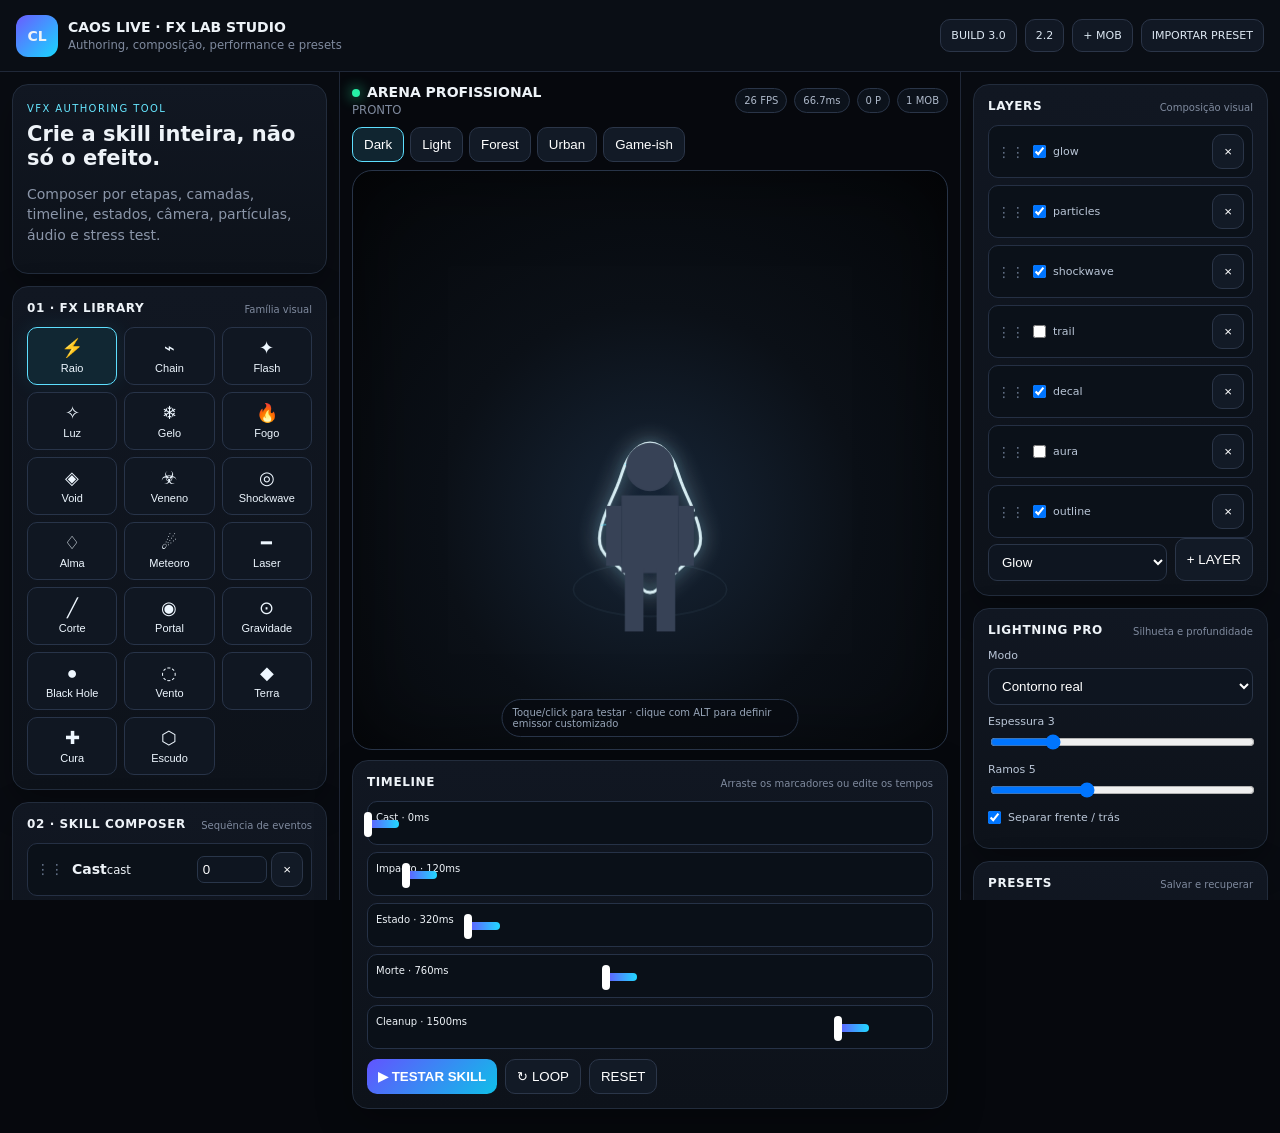
<file: skill-lab-v3/index.html>
<!doctype html>
<html lang="pt-BR"><head><meta charset="UTF-8"><meta name="viewport" content="width=device-width,initial-scale=1,maximum-scale=1"><meta name="theme-color" content="#07090e"><title>Caos Live · FX Lab Studio 3.0</title><link rel="stylesheet" href="studio.css?v=3.0.0"></head>
<body>
<header class="top"><div class="brand"><span>CL</span><div><b>CAOS LIVE · FX LAB STUDIO</b><small>Authoring, composição, performance e presets</small></div></div><div class="top-actions"><em>BUILD 3.0</em><a href="../skill-lab/">2.2</a><label class="file-btn">+ MOB<input id="mobFile" type="file" accept="image/png,image/webp,image/jpeg"></label><label class="file-btn">IMPORTAR PRESET<input id="presetFile" type="file" accept="application/json,.json"></label></div></header>
<div class="studio">
<aside class="left scroll">
<section class="panel hero"><small>VFX AUTHORING TOOL</small><h1>Crie a skill inteira, não só o efeito.</h1><p>Composer por etapas, camadas, timeline, estados, câmera, partículas, áudio e stress test.</p></section>
<section class="panel"><div class="head"><b>01 · FX LIBRARY</b><small>Família visual</small></div><div id="fxLibrary" class="fx-grid"></div></section>
<section class="panel"><div class="head"><b>02 · SKILL COMPOSER</b><small>Sequência de eventos</small></div><div id="composer" class="composer"></div><div class="row"><select id="stepType"><option value="cast">Cast</option><option value="fx">FX</option><option value="state">Estado</option><option value="camera">Câmera</option><option value="death">Morte</option><option value="cleanup">Cleanup</option></select><button id="addStep">+ ETAPA</button></div></section>
<section class="panel"><div class="head"><b>03 · TARGET / EMITTER</b><small>Origem e alvo</small></div><label>Origem<select id="origin"><option value="center">Centro</option><option value="head">Cabeça</option><option value="feet">Pés</option><option value="around" selected>Ao redor</option><option value="above">Acima</option><option value="below">Chão</option><option value="custom">Ponto customizado</option></select></label><label>Padrão<select id="pattern"><option value="single">Único</option><option value="ring" selected>Anel</option><option value="cross">Cruz</option><option value="cone">Cone</option><option value="rain">Chuva</option><option value="swarm">Enxame</option><option value="spiral">Espiral</option></select></label><label>Emissores <output id="emitOut">8</output><input id="emitCount" type="range" min="1" max="32" value="8"></label><label>Raio <output id="radiusOut">72px</output><input id="emitRadius" type="range" min="10" max="220" value="72"></label></section>
<section class="panel"><div class="head"><b>04 · PARTICLES</b><small>Editor do sistema</small></div><label>Quantidade <output id="partOut">100</output><input id="particles" type="range" min="0" max="400" value="100"></label><label>Lifetime <output id="lifeOut">900ms</output><input id="life" type="range" min="150" max="2400" step="50" value="900"></label><label>Velocidade <output id="speedOut">3.2</output><input id="speed" type="range" min="0" max="8" step=".1" value="3.2"></label><label>Gravidade <output id="gravOut">0.04</output><input id="gravity" type="range" min="-.15" max=".2" step=".01" value=".04"></label><label>Tamanho <output id="sizeOut">4px</output><input id="pSize" type="range" min="1" max="14" value="4"></label><label>Forma<select id="particleShape"><option value="square">Fragmento</option><option value="circle">Orbe</option><option value="spark">Faísca</option><option value="shard">Estilhaço</option></select></label><label>Blend<select id="blend"><option value="lighter">Additive</option><option value="screen">Screen</option><option value="source-over">Normal</option><option value="multiply">Multiply</option></select></label><div class="colors"><label>Cor A<input id="colorA" type="color" value="#e8fbff"></label><label>Cor B<input id="colorB" type="color" value="#59dfff"></label></div></section>
<section class="panel"><div class="head"><b>05 · HIT / STATE / DEATH</b><small>Resposta do mob</small></div><label>Hit reaction<select id="hitReaction"><option value="none">Nenhuma</option><option value="shake">Tremer</option><option value="knockback">Recuar</option><option value="lift">Levitar</option><option value="stun">Stun</option><option value="slam">Esmagar</option></select></label><label>Estado<select id="statusState"><option value="none">Nenhum</option><option value="electric">Eletrificado</option><option value="frozen">Congelado</option><option value="burning">Queimando</option><option value="poisoned">Envenenado</option><option value="holy">Iluminado</option><option value="void">Corrompido</option></select></label><label>Morte<select id="deathMode"><option value="particles">Virar partículas</option><option value="ash">Cinzas</option><option value="shatter">Estilhaçar</option><option value="implode">Implodir</option><option value="freezeBurst">Explodir congelado</option><option value="lightBurst">Virar luz</option><option value="fade">Fade</option></select></label></section>
<section class="panel"><div class="head"><b>06 · CAMERA / SCREEN FX</b><small>Impacto cinematográfico</small></div><label class="check"><input id="shake" type="checkbox" checked> Camera shake</label><label class="check"><input id="flash" type="checkbox" checked> Impact flash</label><label class="check"><input id="vignette" type="checkbox" checked> Vinheta</label><label class="check"><input id="freezeFrame" type="checkbox"> Freeze frame</label><label>Zoom punch <output id="zoomOut">6%</output><input id="zoom" type="range" min="0" max="20" value="6"></label><label>Shake <output id="shakeOut">5px</output><input id="shakePower" type="range" min="0" max="16" value="5"></label></section>
<section class="panel"><div class="head"><b>07 · PERFORMANCE</b><small>Budget e LOD</small></div><label>Perfil<select id="quality"><option value="low">Mobile fraco</option><option value="medium" selected>Mobile padrão</option><option value="high">PC alto</option><option value="ultra">Ultra lab</option></select></label><label>Mobs <output id="mobsOut">12</output><input id="mobCount" type="range" min="1" max="100" value="12"></label><label>Budget partículas <output id="budgetOut">700</output><input id="budget" type="range" min="80" max="3000" step="20" value="700"></label><label class="check"><input id="lod" type="checkbox" checked> LOD automático</label><button id="stress">☄ STRESS TEST</button></section>
</aside>
<main class="center">
<div class="toolbar"><div><span class="live"></span><b>ARENA PROFISSIONAL</b><small id="status">PRONTO</small></div><div class="metrics"><span id="fps">60 FPS</span><span id="frame">16.7ms</span><span id="liveParticles">0 P</span><span id="liveMobs">1 MOB</span></div></div>
<div class="scene-tabs"><button data-scene="dark" class="active">Dark</button><button data-scene="light">Light</button><button data-scene="forest">Forest</button><button data-scene="urban">Urban</button><button data-scene="game">Game-ish</button></div>
<div id="arena" class="arena scene-dark"><canvas id="canvas"></canvas><div class="hint">Toque/click para testar · clique com ALT para definir emissor customizado</div></div>
<section class="timeline panel wide"><div class="head"><b>TIMELINE</b><small>Arraste os marcadores ou edite os tempos</small></div><div id="timelineTracks"></div><div class="play-row"><button id="play">▶ TESTAR SKILL</button><button id="loop">↻ LOOP</button><button id="reset">RESET</button></div></section>
</main>
<aside class="right scroll">
<section class="panel"><div class="head"><b>LAYERS</b><small>Composição visual</small></div><div id="layers"></div><div class="row"><select id="layerType"><option value="glow">Glow</option><option value="particles">Particles</option><option value="shockwave">Shockwave</option><option value="trail">Trail</option><option value="decal">Ground decal</option><option value="aura">Aura</option><option value="outline">Outline</option></select><button id="addLayer">+ LAYER</button></div></section>
<section class="panel"><div class="head"><b>LIGHTNING PRO</b><small>Silhueta e profundidade</small></div><label>Modo<select id="lightningMode"><option value="contour" selected>Contorno real</option><option value="depth">Contorno + profundidade</option><option value="orbit">Órbita</option><option value="cage">Gaiola</option><option value="strike">Strike</option></select></label><label>Espessura <output id="boltOut">3</output><input id="boltWidth" type="range" min="1" max="10" value="3"></label><label>Ramos <output id="branchOut">5</output><input id="branches" type="range" min="0" max="14" value="5"></label><label class="check"><input id="depthSplit" type="checkbox" checked> Separar frente / trás</label></section>
<section class="panel"><div class="head"><b>PRESETS</b><small>Salvar e recuperar</small></div><label>Nome<input id="presetName" type="text" value="Minha Skill"></label><div class="stack"><button id="saveLocal">SALVAR NO LAB</button><button id="copyJson">COPIAR JSON</button><button id="downloadJson">BAIXAR JSON</button></div><div id="presetList" class="preset-list"></div></section>
<section class="panel"><div class="head"><b>A/B COMPARE</b><small>Snapshot rápido</small></div><div class="ab"><button id="saveA">Salvar A</button><button id="saveB">Salvar B</button><button id="loadA">Carregar A</button><button id="loadB">Carregar B</button></div><small id="abStatus">Nenhum snapshot salvo.</small></section>
<section class="panel"><div class="head"><b>EXPORT</b><small>Preset pronto para integração</small></div><pre id="jsonPreview"></pre></section>
</aside>
</div>
<script src="studio.js?v=3.0.0"></script></body></html>
</file>
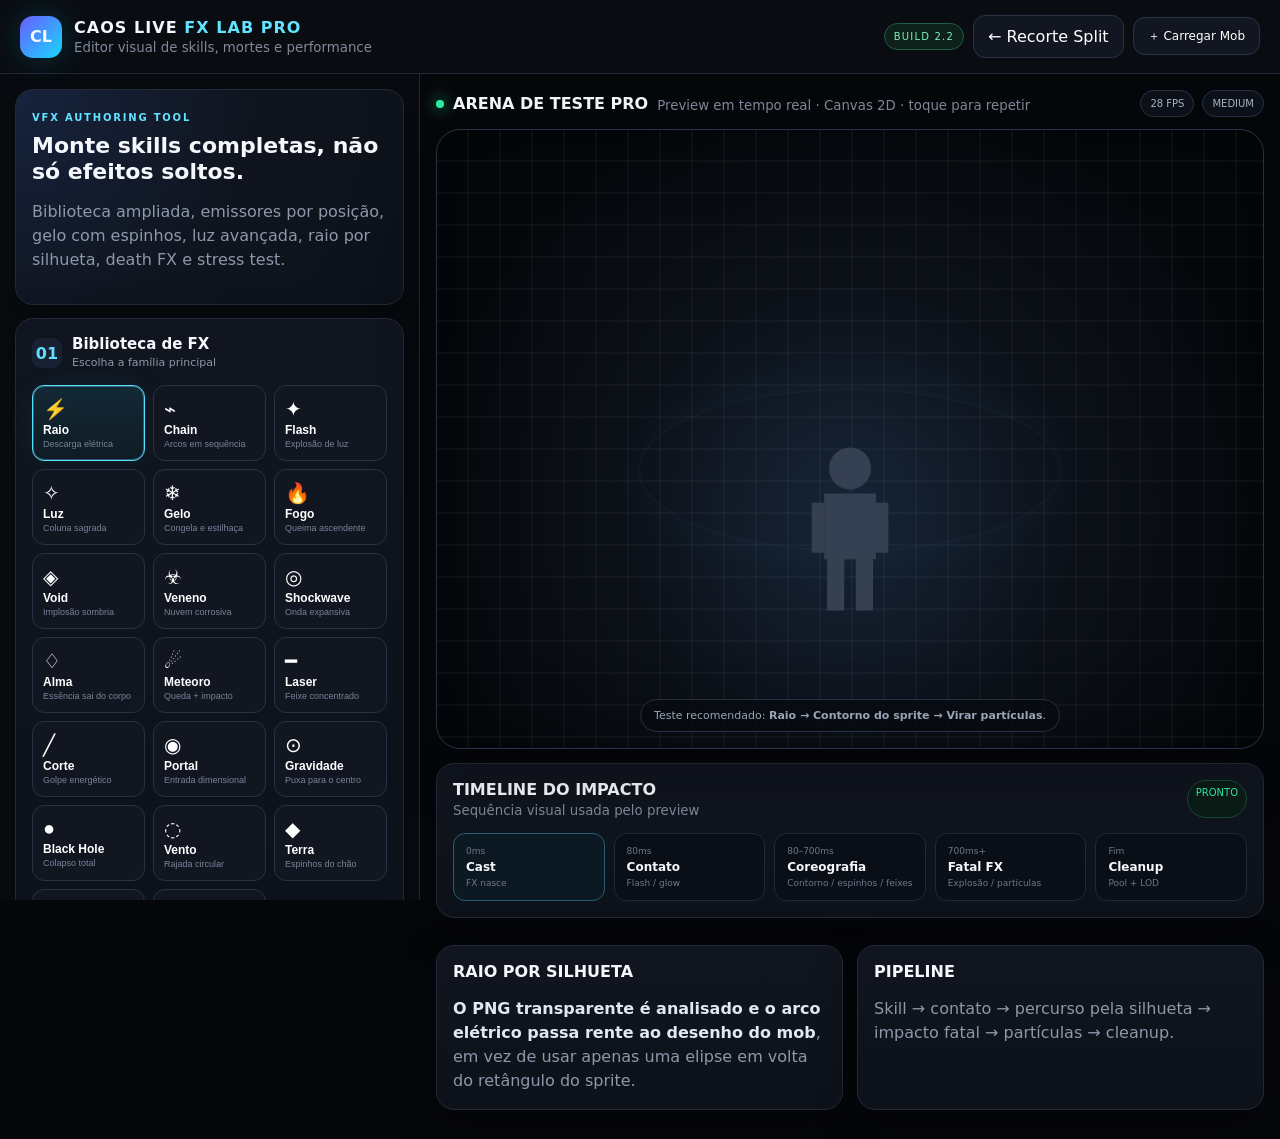
<file: skill-lab/index.html>
<!doctype html>
<html lang="pt-BR">
<head>
  <meta charset="UTF-8">
  <meta name="viewport" content="width=device-width,initial-scale=1,maximum-scale=1">
  <meta name="theme-color" content="#07080d">
  <title>Caos Live · Skill FX Lab Pro</title>
  <link rel="stylesheet" href="styles.css?v=2.2.0">
</head>
<body>
<header class="topbar">
  <div class="brand"><span class="mark">CL</span><div><b>CAOS LIVE <em>FX LAB PRO</em></b><small>Editor visual de skills, mortes e performance</small></div></div>
  <div class="topActions"><span class="build">BUILD 2.2</span><a href="../index.html">← Recorte Split</a><label class="upload"><input id="mobInput" type="file" accept="image/png,image/webp,image/jpeg"><span>＋ Carregar Mob</span></label></div>
</header>
<main>
  <aside class="panel">
    <section class="card hero"><span class="eyebrow">VFX AUTHORING TOOL</span><h1>Monte skills completas, não só efeitos soltos.</h1><p>Biblioteca ampliada, emissores por posição, gelo com espinhos, luz avançada, raio por silhueta, death FX e stress test.</p></section>

    <section class="card">
      <div class="sectionHead"><span>01</span><div><h2>Biblioteca de FX</h2><p>Escolha a família principal</p></div></div>
      <div class="skillGrid">
        <button class="skill active" data-skill="lightning">⚡<b>Raio</b><small>Descarga elétrica</small></button>
        <button class="skill" data-skill="chain">⌁<b>Chain</b><small>Arcos em sequência</small></button>
        <button class="skill" data-skill="flash">✦<b>Flash</b><small>Explosão de luz</small></button>
        <button class="skill" data-skill="holy">✧<b>Luz</b><small>Coluna sagrada</small></button>
        <button class="skill" data-skill="ice">❄<b>Gelo</b><small>Congela e estilhaça</small></button>
        <button class="skill" data-skill="fire">🔥<b>Fogo</b><small>Queima ascendente</small></button>
        <button class="skill" data-skill="void">◈<b>Void</b><small>Implosão sombria</small></button>
        <button class="skill" data-skill="poison">☣<b>Veneno</b><small>Nuvem corrosiva</small></button>
        <button class="skill" data-skill="shockwave">◎<b>Shockwave</b><small>Onda expansiva</small></button>
        <button class="skill" data-skill="soul">♢<b>Alma</b><small>Essência sai do corpo</small></button>
        <button class="skill" data-skill="meteor">☄<b>Meteoro</b><small>Queda + impacto</small></button>
        <button class="skill" data-skill="laser">━<b>Laser</b><small>Feixe concentrado</small></button>
        <button class="skill" data-skill="slash">╱<b>Corte</b><small>Golpe energético</small></button>
        <button class="skill" data-skill="portal">◉<b>Portal</b><small>Entrada dimensional</small></button>
        <button class="skill" data-skill="gravity">⊙<b>Gravidade</b><small>Puxa para o centro</small></button>
        <button class="skill" data-skill="blackhole">●<b>Black Hole</b><small>Colapso total</small></button>
        <button class="skill" data-skill="wind">◌<b>Vento</b><small>Rajada circular</small></button>
        <button class="skill" data-skill="earth">◆<b>Terra</b><small>Espinhos do chão</small></button>
        <button class="skill" data-skill="heal">✚<b>Cura</b><small>Aura regenerativa</small></button>
        <button class="skill" data-skill="shield">⬡<b>Escudo</b><small>Barreira energética</small></button>
      </div>
    </section>

    <section class="card accentCard">
      <div class="sectionHead"><span>02</span><div><h2>Emissor & Posição</h2><p>Onde o efeito nasce e como cerca o alvo</p></div></div>
      <label>Origem<select id="emitterPosition"><option value="center">Centro do corpo</option><option value="head">Cabeça</option><option value="feet">Pés</option><option value="around" selected>Ao redor do corpo</option><option value="above">Acima do alvo</option><option value="below">Abaixo / chão</option></select></label>
      <label>Padrão<select id="emitterPattern"><option value="single">Um emissor</option><option value="ring" selected>Anel</option><option value="cross">Cruz</option><option value="cone">Cone frontal</option><option value="rain">Chuva / queda</option><option value="swarm">Enxame</option></select></label>
      <label>Quantidade de emissores <output id="emitterCountOut">6</output><input id="emitterCount" type="range" min="1" max="20" value="6"></label>
      <label>Raio ao redor <output id="emitterRadiusOut">70px</output><input id="emitterRadius" type="range" min="20" max="180" value="70"></label>
      <label class="check"><input id="trackMob" type="checkbox" checked> Emissores acompanham o mob</label>
    </section>

    <section class="card accentCard" id="lightningPanel">
      <div class="sectionHead"><span>03</span><div><h2>Coreografia do Raio</h2><p>Agora pode seguir a silhueta real do sprite</p></div></div>
      <label>Trajetória<select id="lightningPath"><option value="contour" selected>Contorno do sprite · PRO</option><option value="strike">Queda direta</option><option value="orbit">Orbitar o mob</option><option value="cage">Gaiola elétrica</option><option value="spiral">Espiral descendente</option></select></label>
      <div class="info">No modo Contorno, carregue um PNG transparente. O Lab lê a borda do corpo e faz o raio percorrer cabeça, ombros, braços, tronco e pernas. Sem transparência, usa órbita como fallback.</div>
      <label>Voltas / persistência <output id="orbitTurnsOut">2.5×</output><input id="orbitTurns" type="range" min="1" max="5" step="0.5" value="2.5"></label>
      <label>Espessura <output id="boltWidthOut">3</output><input id="boltWidth" type="range" min="1" max="8" value="3"></label>
      <label>Ramificações <output id="branchOut">4</output><input id="branchCount" type="range" min="0" max="10" value="4"></label>
      <label class="check"><input id="orbitBeforeDeath" type="checkbox" checked> Completar percurso antes da desintegração</label>
    </section>

    <section class="card iceCard" id="icePanel">
      <div class="sectionHead"><span>04</span><div><h2>Gelo Avançado</h2><p>Espinhos, congelamento e explosão azul</p></div></div>
      <label>Modo<select id="iceMode"><option value="spikes" selected>Espinhos indo no mob</option><option value="prison">Prisão de gelo</option><option value="freeze">Congelamento progressivo</option><option value="rain">Chuva de estilhaços</option><option value="nova">Explosão glacial</option></select></label>
      <label>Espinhos <output id="iceSpikeCountOut">8</output><input id="iceSpikeCount" type="range" min="1" max="24" value="8"></label>
      <label>Tamanho <output id="iceSpikeSizeOut">42px</output><input id="iceSpikeSize" type="range" min="15" max="100" value="42"></label>
      <label class="check"><input id="iceTintMob" type="checkbox" checked> Mob fica azul antes de explodir</label>
      <label class="check"><input id="iceBlueBurst" type="checkbox" checked> Explosão azul na morte</label>
    </section>

    <section class="card holyCard" id="holyPanel">
      <div class="sectionHead"><span>05</span><div><h2>Luz Avançada</h2><p>Coluna, halo, runas e execução</p></div></div>
      <label>Modo<select id="holyMode"><option value="pillar" selected>Coluna de luz</option><option value="halo">Halo na cabeça</option><option value="runes">Runas no chão</option><option value="judgement">Julgamento / vários feixes</option><option value="burst">Explosão sagrada</option></select></label>
      <label>Feixes <output id="holyBeamCountOut">5</output><input id="holyBeamCount" type="range" min="1" max="12" value="5"></label>
      <label>Brilho <output id="holyGlowOut">80%</output><input id="holyGlow" type="range" min="10" max="100" value="80"></label>
    </section>

    <section class="card">
      <div class="sectionHead"><span>06</span><div><h2>Morte do Mob</h2><p>Resposta ao dano fatal</p></div></div>
      <label>Animação final<select id="deathMode"><option value="particles" selected>Virar partículas</option><option value="ash">Virar cinzas</option><option value="dissolve">Dissolver progressivamente</option><option value="burn">Queimar + cinzas</option><option value="shatter">Estilhaçar</option><option value="implode">Implodir</option><option value="freezeBurst">Congelar e explodir azul</option><option value="lightBurst">Virar luz</option><option value="fade">Fade simples</option></select></label>
      <label>Duração <output id="durationOut">1.80s</output><input id="duration" type="range" min="600" max="4500" step="50" value="1800"></label>
      <label>Partículas por morte <output id="particleOut">110</output><input id="particleCount" type="range" min="10" max="260" value="110"></label>
      <label>Intensidade <output id="intensityOut">85%</output><input id="intensity" type="range" min="10" max="100" value="85"></label>
      <label>Escala do efeito <output id="fxScaleOut">110%</output><input id="fxScale" type="range" min="50" max="200" value="110"></label>
    </section>

    <section class="card">
      <div class="sectionHead"><span>07</span><div><h2>Camadas</h2><p>Composição profissional</p></div></div>
      <label class="check"><input id="impactFlash" type="checkbox" checked> Flash de impacto</label>
      <label class="check"><input id="groundGlow" type="checkbox" checked> Luz no chão</label>
      <label class="check"><input id="sparks" type="checkbox" checked> Faíscas / fragmentos</label>
      <label class="check"><input id="afterImage" type="checkbox" checked> Pós-imagem do mob</label>
      <label class="check"><input id="screenShake" type="checkbox" checked> Tremor de câmera</label>
      <label class="check"><input id="slowMo" type="checkbox" checked> Micro slow-motion</label>
      <label class="check"><input id="chromatic" type="checkbox"> Aberração cromática</label>
      <label class="check"><input id="vignette" type="checkbox" checked> Vinheta de impacto</label>
    </section>

    <section class="card perfCard">
      <div class="sectionHead"><span>08</span><div><h2>Performance</h2><p>Simule uma horda morrendo</p></div></div>
      <label>Perfil<select id="qualityPreset"><option value="low">Mobile fraco</option><option value="medium" selected>Mobile / padrão</option><option value="high">PC / alto</option><option value="ultra">Ultra / laboratório</option></select></label>
      <label>Mobs simultâneos <output id="mobCountOut">12</output><input id="mobCount" type="range" min="1" max="80" value="12"></label>
      <label>Orçamento global de partículas <output id="budgetOut">600</output><input id="particleBudget" type="range" min="80" max="2200" step="20" value="600"></label>
      <label class="check"><input id="lodEnabled" type="checkbox" checked> LOD automático por carga</label>
      <div class="perfGrid"><div><small>FPS</small><b id="fpsBig">60</b></div><div><small>Partículas</small><b id="particleLive">0</b></div><div><small>Mobs FX</small><b id="mobLive">0</b></div><div><small>Frame</small><b id="frameMs">16.7ms</b></div></div>
      <div class="actions"><button id="stressBtn" class="warning">☄ TESTAR HORDA</button><button id="autoStressBtn" class="secondary">Auto 10→80</button></div>
    </section>

    <section class="card">
      <div class="sectionHead"><span>09</span><div><h2>Preset</h2><p>Levar configuração pro jogo</p></div></div>
      <div class="actions"><button id="resetBtn" class="secondary">Resetar</button><button id="playBtn" class="primary">▶ TESTAR SKILL</button></div>
      <div class="actions"><button id="copyPreset" class="secondary">Copiar JSON</button><button id="downloadPreset" class="secondary">Baixar preset</button></div>
      <pre id="presetPreview"></pre>
    </section>
  </aside>

  <section class="workspace">
    <div class="workspaceTop"><div><span class="live"></span><b>ARENA DE TESTE PRO</b><small>Preview em tempo real · Canvas 2D · toque para repetir</small></div><div class="hud"><span id="fps">60 FPS</span><span id="qualityBadge">MEDIUM</span></div></div>
    <div id="arena" class="arena"><canvas id="fxCanvas"></canvas><div class="arenaTip">Teste recomendado: <b>Raio → Contorno do sprite → Virar partículas</b>.</div></div>
    <div class="timeline card">
      <div class="timelineHead"><div><b>TIMELINE DO IMPACTO</b><small>Sequência visual usada pelo preview</small></div><span id="status">PRONTO</span></div>
      <div class="track"><div class="event activeEvent"><span>0ms</span><b>Cast</b><small>FX nasce</small></div><div class="event"><span>80ms</span><b>Contato</b><small>Flash / glow</small></div><div class="event"><span>80–700ms</span><b>Coreografia</b><small>Contorno / espinhos / feixes</small></div><div class="event"><span>700ms+</span><b>Fatal FX</b><small>Explosão / partículas</small></div><div class="event"><span>Fim</span><b>Cleanup</b><small>Pool + LOD</small></div></div>
    </div>
    <div class="proGrid"><div class="notes card"><b>RAIO POR SILHUETA</b><p><strong>O PNG transparente é analisado e o arco elétrico passa rente ao desenho do mob</strong>, em vez de usar apenas uma elipse em volta do retângulo do sprite.</p></div><div class="notes card"><b>PIPELINE</b><p>Skill → contato → percurso pela silhueta → impacto fatal → partículas → cleanup.</p></div></div>
  </section>
</main>
<script src="app.js?v=2.1.0"></script>
<script src="contour-lightning.js?v=2.2.0"></script>
</body>
</html>
</file>
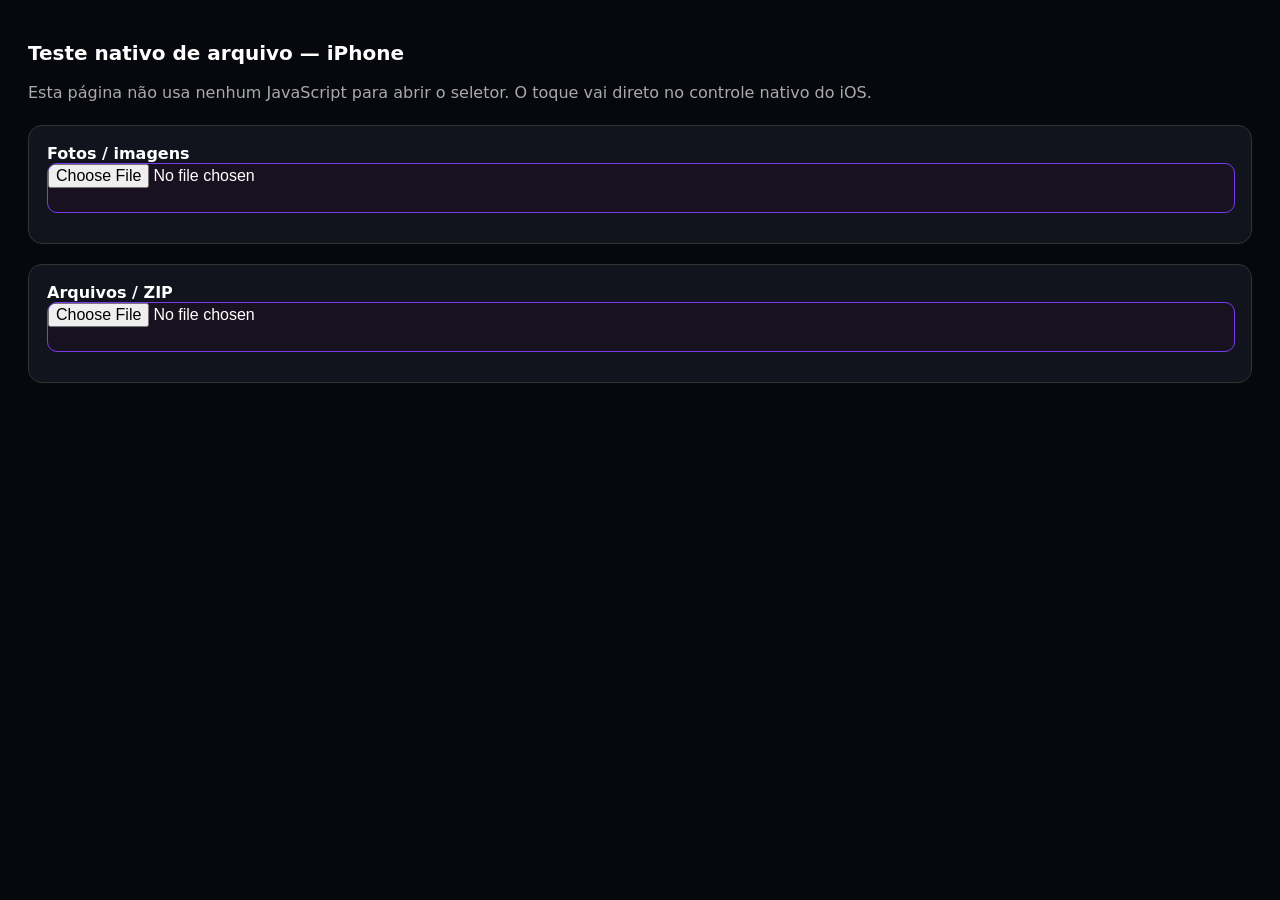
<file: ios-picker-test.html>
<!doctype html><html lang="pt-BR"><head><meta charset="utf-8"><meta name="viewport" content="width=device-width,initial-scale=1,maximum-scale=1"><title>Teste upload iOS</title><style>body{margin:0;padding:28px;background:#07080d;color:#fff;font-family:system-ui}h1{font-size:20px}p{color:#aaa;line-height:1.5}.box{margin:20px 0;padding:18px;border:1px solid #333;border-radius:14px;background:#11141d}input[type=file]{display:block;width:100%;min-height:48px;font-size:16px;color:#fff;background:#181120;border:1px solid #7c3aed;border-radius:10px;-webkit-appearance:auto;appearance:auto;touch-action:manipulation}.ok{margin-top:12px;color:#86efac;font-size:13px}</style></head><body><h1>Teste nativo de arquivo — iPhone</h1><p>Esta página não usa nenhum JavaScript para abrir o seletor. O toque vai direto no controle nativo do iOS.</p><div class="box"><b>Fotos / imagens</b><input id="photo" type="file" accept="image/*,.png,.jpg,.jpeg,.webp,.heic,.heif"><div id="photoStatus" class="ok"></div></div><div class="box"><b>Arquivos / ZIP</b><input id="file" type="file" accept=".zip,application/zip,application/x-zip-compressed,.png,.jpg,.jpeg,.webp,.heic,.heif"><div id="fileStatus" class="ok"></div></div><script>photo.onchange=()=>photoStatus.textContent=photo.files[0]?'Selecionado: '+photo.files[0].name:'';file.onchange=()=>fileStatus.textContent=file.files[0]?'Selecionado: '+file.files[0].name:'';</script></body></html>
</file>
<file: skill-lab-v3/studio.css>
*{box-sizing:border-box}body{margin:0;background:#06080d;color:#eef3f8;font:14px Inter,system-ui,-apple-system,Segoe UI,sans-serif}.top{height:72px;display:flex;justify-content:space-between;align-items:center;padding:0 16px;border-bottom:1px solid #202838;background:#0a0e15;position:sticky;top:0;z-index:20}.brand{display:flex;gap:10px;align-items:center}.brand>span{width:42px;height:42px;border-radius:12px;display:grid;place-items:center;background:linear-gradient(135deg,#6a5cff,#18d7ff);font-weight:900}.brand small,.head small,.toolbar small{display:block;color:#7f8a9e;margin-top:3px}.top-actions{display:flex;gap:8px;align-items:center}.top-actions em,.top-actions a,.file-btn{font-style:normal;text-decoration:none;color:#dce7f2;border:1px solid #2b3548;background:#111824;border-radius:10px;padding:9px 10px;font-size:11px}.file-btn input{display:none}.studio{display:grid;grid-template-columns:340px minmax(0,1fr) 320px;min-height:calc(100vh - 72px)}.scroll{overflow:auto;max-height:calc(100vh - 72px);padding:12px;background:#090c12}.left{border-right:1px solid #202838}.right{border-left:1px solid #202838}.panel{background:linear-gradient(180deg,#111722,#0d121a);border:1px solid #222c3c;border-radius:16px;padding:14px;margin-bottom:12px;box-shadow:0 14px 36px #0004}.hero small{color:#66e6ff;letter-spacing:.14em;font-size:10px}.hero h1{font-size:21px;margin:7px 0}.hero p{color:#8b96a9;line-height:1.45}.head{display:flex;justify-content:space-between;gap:8px;margin-bottom:12px}.head b{font-size:12px;letter-spacing:.05em}.head small{font-size:10px}.fx-grid{display:grid;grid-template-columns:repeat(3,1fr);gap:7px}.fx-btn{min-height:58px;border:1px solid #283449;border-radius:10px;background:#101722;color:#eef7ff;cursor:pointer;font-size:11px}.fx-btn.active{border-color:#5edfff;background:#112733;box-shadow:0 0 22px #35d8ff18}.fx-btn span{display:block;font-size:18px;margin-bottom:3px}label{display:block;font-size:11px;color:#b9c5d6;margin:10px 0}select,input[type=text],input[type=range],input[type=color]{width:100%;margin-top:6px}select,input[type=text]{background:#0e1520;border:1px solid #2a3548;color:#fff;padding:9px;border-radius:9px}.check{display:flex;gap:7px;align-items:center}.check input{width:auto;margin:0}.row{display:grid;grid-template-columns:1fr auto;gap:8px}.stack{display:grid;gap:8px}.colors{display:grid;grid-template-columns:1fr 1fr;gap:8px}button{border:1px solid #2b3649;background:#121a26;color:#fff;border-radius:10px;padding:9px 11px;cursor:pointer}button:hover{border-color:#4a5a77}.composer,.preset-list,#layers{display:grid;gap:7px}.step,.layer,.preset{display:grid;grid-template-columns:auto 1fr auto;gap:8px;align-items:center;padding:8px;border:1px solid #253044;background:#0b1119;border-radius:10px}.step input{width:70px;background:#0e1520;color:#fff;border:1px solid #29364a;border-radius:7px;padding:5px}.step .drag,.layer .drag{color:#67758c}.center{padding:12px;min-width:0}.toolbar{display:flex;justify-content:space-between;align-items:center;margin-bottom:10px}.live{display:inline-block;width:8px;height:8px;border-radius:50%;background:#27f0a7;box-shadow:0 0 14px #27f0a7;margin-right:7px}.metrics{display:flex;gap:7px}.metrics span{font-size:10px;border:1px solid #2a3548;background:#0c121b;padding:6px 8px;border-radius:999px;color:#aeb9ca}.scene-tabs{display:flex;gap:6px;margin-bottom:8px;overflow:auto}.scene-tabs button.active{border-color:#5edfff;background:#102530}.arena{height:580px;position:relative;border:1px solid #283448;border-radius:20px;overflow:hidden;box-shadow:inset 0 0 80px #0008}.scene-dark{background:radial-gradient(circle at 50% 60%,#172638,#0b1017 46%,#05070a)}.scene-light{background:linear-gradient(#e7eef7,#b9c7d8)}.scene-forest{background:radial-gradient(circle at 50% 75%,#304b36,#142519 45%,#09110d)}.scene-urban{background:linear-gradient(#303640,#151a21)}.scene-game{background:radial-gradient(circle at 50% 65%,#36536b,#182837 48%,#0b121b)}#canvas{width:100%;height:100%;display:block}.hint{position:absolute;bottom:12px;left:50%;transform:translateX(-50%);font-size:10px;background:#070b11cc;border:1px solid #283448;padding:7px 10px;border-radius:999px;color:#96a4b7}.wide{margin-top:10px}.timeline-track{position:relative;height:44px;border:1px solid #263247;background:#0a1018;border-radius:10px;margin:7px 0;padding:6px 8px}.timeline-bar{position:absolute;top:18px;height:8px;border-radius:5px;background:linear-gradient(90deg,#6558ff,#21d8ff)}.timeline-label{font-size:10px}.timeline-marker{position:absolute;top:10px;width:8px;height:25px;border-radius:4px;background:#fff;cursor:ew-resize}.play-row{display:flex;gap:8px;margin-top:10px}.play-row button:first-child{background:linear-gradient(135deg,#6254ff,#0fbfe8);border:0;font-weight:800}.ab{display:grid;grid-template-columns:1fr 1fr;gap:7px}pre{max-height:270px;overflow:auto;background:#070a0f;border:1px solid #202a3a;border-radius:10px;padding:10px;color:#8fe7ff;font:10px/1.5 ui-monospace,SFMono-Regular,Menlo,monospace;white-space:pre-wrap;word-break:break-word}@media(max-width:1100px){.studio{grid-template-columns:300px minmax(0,1fr)}.right{grid-column:1/-1;max-height:none;border-left:0;border-top:1px solid #202838;display:grid;grid-template-columns:repeat(2,1fr);gap:10px}.right .panel{margin:0}.arena{height:500px}}@media(max-width:760px){.top{height:auto;min-height:72px;flex-wrap:wrap;padding:10px}.top-actions{width:100%;overflow:auto}.studio{display:block}.scroll{max-height:none}.left,.right{border:0}.right{display:block}.center{padding:8px}.arena{height:430px}.fx-grid{grid-template-columns:repeat(4,1fr)}.toolbar{align-items:flex-start;gap:8px}.metrics{flex-wrap:wrap;justify-content:flex-end}}
</file>
<file: skill-lab/styles.css>
*{box-sizing:border-box}body{margin:0;font-family:Inter,system-ui,-apple-system,Segoe UI,sans-serif;background:#06070b;color:#f4f7fb}.topbar{min-height:74px;display:flex;align-items:center;justify-content:space-between;padding:12px 20px;border-bottom:1px solid #202634;background:#0a0d13ee;backdrop-filter:blur(16px);position:sticky;top:0;z-index:20}.brand{display:flex;gap:12px;align-items:center}.mark{width:42px;height:42px;border-radius:13px;display:grid;place-items:center;background:linear-gradient(135deg,#6a5cff,#17d8ff);box-shadow:0 0 35px #1bcfff33;font-weight:900}.brand b{display:block;letter-spacing:.065em}.brand em{font-style:normal;color:#61e4ff}.brand small,.workspaceTop small{display:block;color:#80899a;margin-top:3px}.topActions{display:flex;gap:9px;align-items:center}.build{font-size:10px;letter-spacing:.12em;color:#78f0bd;border:1px solid #1e6048;background:#0d211a;padding:7px 9px;border-radius:999px}.topActions a,.upload span,.secondary,.primary,.skill,.warning{border:1px solid #293244;background:#111621;color:#fff;border-radius:12px;padding:11px 14px;text-decoration:none;cursor:pointer;transition:.18s ease}.topActions a:hover,.secondary:hover,.skill:hover{border-color:#455169;background:#171d2a}.upload input{display:none}main{display:grid;grid-template-columns:420px 1fr;min-height:calc(100vh - 74px)}.panel{padding:15px;border-right:1px solid #202633;background:#090b10;overflow:auto;max-height:calc(100vh - 74px);position:sticky;top:74px}.card{background:linear-gradient(180deg,#10151f,#0d1119);border:1px solid #222a39;border-radius:18px;padding:16px;margin-bottom:13px;box-shadow:0 15px 45px #0005}.hero{background:radial-gradient(circle at 0 0,#17233d,#0f141e 55%,#0d1119)}.hero h1{font-size:22px;line-height:1.16;margin:8px 0}.hero p,.card p{color:#8e98aa;line-height:1.5}.eyebrow{font-size:10px;color:#61e4ff;letter-spacing:.18em;font-weight:900}.sectionHead{display:flex;gap:10px;align-items:center;margin-bottom:13px}.sectionHead>span{width:30px;height:30px;border-radius:9px;display:grid;place-items:center;background:#182132;color:#61ddff;font-weight:900}.sectionHead h2{font-size:15px;margin:0}.sectionHead p{font-size:11px;margin:2px 0 0}.skillGrid{display:grid;grid-template-columns:repeat(3,1fr);gap:8px}.skill{min-height:76px;display:flex;flex-direction:column;align-items:flex-start;justify-content:center;gap:2px;text-align:left;font-size:20px;padding:10px}.skill b{font-size:12px}.skill small{font-size:9px;color:#788398}.skill.active{border-color:#59dfff;box-shadow:inset 0 0 0 1px #59dfff55,0 0 28px #1ccfff12;background:linear-gradient(180deg,#132936,#101b24)}.accentCard{border-color:#245069;background:linear-gradient(180deg,#10212b,#0d121a)}.iceCard{border-color:#2d6682;background:linear-gradient(180deg,#10232f,#0d121a)}.holyCard{border-color:#6a5a28;background:linear-gradient(180deg,#28220f,#0d121a)}label{display:block;font-size:12px;color:#b9c2d2;margin:12px 0}select,input[type=range]{width:100%;margin-top:7px}select{background:#101722;border:1px solid #2a3447;color:#fff;border-radius:10px;padding:10px}.check{display:flex;gap:8px;align-items:center}.actions{display:grid;grid-template-columns:1fr 1fr;gap:9px;margin-top:12px}.primary{background:linear-gradient(135deg,#6254ff,#0fbfe8);border:0;font-weight:900;box-shadow:0 10px 28px #245fff26}.warning{background:linear-gradient(135deg,#502818,#dd6425);border-color:#ee8148;font-weight:900}.perfCard{border-color:#432b20;background:linear-gradient(180deg,#18120f,#0e1219)}.perfGrid{display:grid;grid-template-columns:repeat(4,1fr);gap:7px;margin-top:12px}.perfGrid>div{padding:10px 5px;border-radius:11px;background:#090d13;border:1px solid #212a39;text-align:center}.perfGrid small{display:block;color:#788398;font-size:8px;text-transform:uppercase;letter-spacing:.12em}.perfGrid b{display:block;font-size:16px;margin-top:4px}.workspace{padding:16px;min-width:0}.workspaceTop{display:flex;justify-content:space-between;align-items:center;margin-bottom:12px}.workspaceTop>div:first-child{display:flex;gap:9px;align-items:center}.hud{display:flex;gap:8px;align-items:center}.hud span{font-size:10px;border:1px solid #293244;background:#0d121a;padding:7px 9px;border-radius:999px;color:#a9b5c7}.live{width:8px;height:8px;border-radius:50%;background:#28f0a7;box-shadow:0 0 15px #28f0a7}.arena{position:relative;height:620px;border-radius:24px;overflow:hidden;border:1px solid #283244;background:radial-gradient(circle at 50% 62%,#172538 0,#0c1119 40%,#05070b 78%);box-shadow:inset 0 0 80px #0007,0 20px 60px #0004}.arena:before{content:"";position:absolute;inset:0;background:linear-gradient(transparent 95%,#ffffff08 95%),linear-gradient(90deg,transparent 95%,#ffffff08 95%);background-size:32px 32px;pointer-events:none}.arena:after{content:"";position:absolute;left:50%;top:55%;width:420px;height:160px;transform:translate(-50%,-50%);border:1px solid #5d7ba21c;border-radius:50%;box-shadow:0 0 60px #65dfff0a;pointer-events:none}#fxCanvas{width:100%;height:100%;display:block;position:relative;z-index:2}.arenaTip{position:absolute;z-index:4;left:50%;bottom:16px;transform:translateX(-50%);font-size:11px;color:#99a5b7;background:#080b10d9;border:1px solid #263044;padding:9px 13px;border-radius:999px;pointer-events:none;white-space:nowrap}.timeline{margin-top:14px}.timelineHead{display:flex;justify-content:space-between}.timelineHead small{display:block;color:#7f8798;margin-top:4px}.timelineHead span{font-size:10px;color:#2df1aa;border:1px solid #164b39;background:#0b1b15;padding:6px 8px;border-radius:999px}.track{display:grid;grid-template-columns:repeat(5,1fr);gap:9px;margin-top:15px}.event{padding:12px;border-radius:12px;background:#0a0f17;border:1px solid #202939}.event span,.event small{display:block;font-size:9px;color:#6d788b}.event b{display:block;font-size:12px;margin:4px 0}.activeEvent{border-color:#285d76;background:#0d1922}.proGrid{display:grid;grid-template-columns:1fr 1fr;gap:14px}.notes{margin-top:14px}.notes p{margin-bottom:0}.notes strong{color:#dfe8f5}pre{max-height:230px;overflow:auto;background:#070a0f;border:1px solid #20293a;border-radius:12px;padding:12px;color:#8fe7ff;font:10px/1.5 ui-monospace,SFMono-Regular,Menlo,monospace;white-space:pre-wrap;word-break:break-word}#icePanel,#holyPanel,#lightningPanel{transition:.2s opacity}.skill[data-skill="ice"].active{border-color:#7be5ff;background:linear-gradient(180deg,#123247,#101b24)}.skill[data-skill="holy"].active{border-color:#ffe886;background:linear-gradient(180deg,#332b10,#1b180f)}@media(max-width:1100px){main{grid-template-columns:370px 1fr}.skillGrid{grid-template-columns:1fr 1fr}.arena{height:550px}}@media(max-width:900px){main{grid-template-columns:1fr}.panel{max-height:none;position:static;border-right:0;border-bottom:1px solid #202432}.arena{height:470px}.track{grid-template-columns:1fr 1fr}.topbar{height:auto;gap:10px;flex-wrap:wrap}.topActions{width:100%;justify-content:space-between;flex-wrap:wrap}.workspace{padding:10px}.proGrid{grid-template-columns:1fr}.arenaTip{max-width:90%;white-space:normal;text-align:center}.perfGrid{grid-template-columns:repeat(2,1fr)}}
</file>
